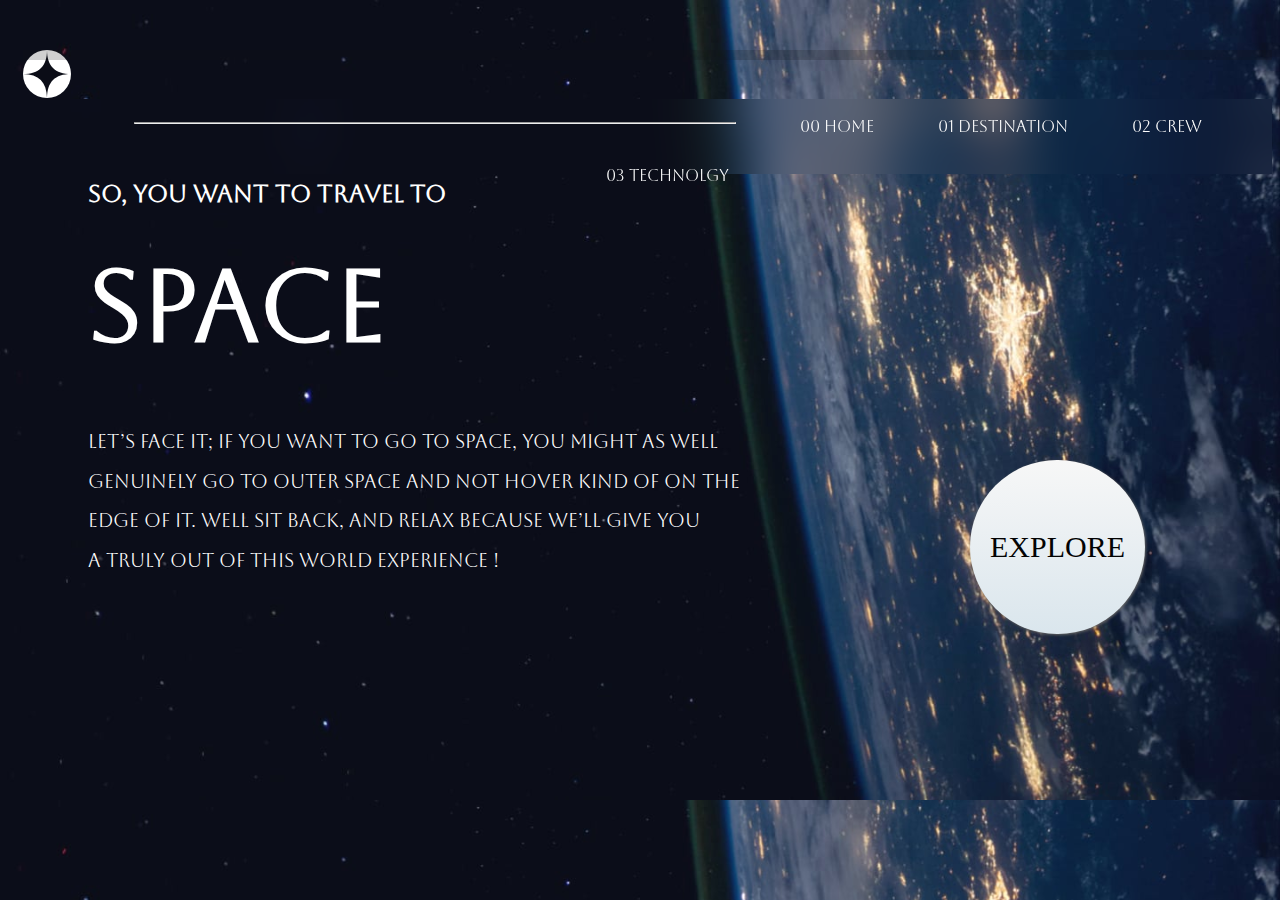
<file: index.html>
<!DOCTYPE html>
<html lang="en">
<head>
  <meta charset="UTF-8">
  <meta name="viewport" content="width=device-width, initial-scale=1.0">

  <link rel="icon" type="image/png" sizes="32x32" href="./assets/favicon-32x32.png">
<link rel="stylesheet" href="css/styles.css">
<link rel="preconnect" href="https://fonts.googleapis.com">
<link rel="preconnect" href="https://fonts.gstatic.com" crossorigin>
<link href="https://fonts.googleapis.com/css2?family=Aboreto&display=swap" rel="stylesheet">
<link rel="preconnect" href="https://fonts.googleapis.com"><link rel="preconnect" href="https://fonts.gstatic.com" crossorigin><link href="https://fonts.googleapis.com/css2?family=Aboreto&display=swap" rel="stylesheet">
  <title>Frontend Mentor | Space tourism website</title>
</head>
<body>
  <div class="header">
  <img class="icon" src="logo.svg" alt="">
  <header>
    <nav>
    <ul style="none" class="topnav">
      <li>
     <hr>
      </li>
      <li>
        <a href="index.html"><div class="dis">00 HOME</div></a>
      </li>
    <li>
       <a href="destination-moon.html"> <div class="dis">01 DESTINATION</div></a>
    </li>
    <li>
      <a href="crew-commander.html"> <div class="dis">02 CREW</div></a>
    </li>
    <li>
    <a href="technology-vehicle.html"><div class="dis">03 TECHNOLGY</div></a>
    </li>
  </ul>
  </nav>
  </header>
</div>
<div class="middle-container">
  <h2> So, you want to travel to</h2>
  <h1>SPACE</h1>
  <h3><div class="text">Let’s face it; if you want to go to space, you might as well</div>
     <h3><div class="text">
       genuinely go to outer space and not hover kind of on the
     </div>
     <h3><div class="text">
       edge of it. Well sit back, and relax because we’ll give you
     </div>
     <h3><div class="text">
       a truly out of this world experience !
     </div>
     </h3>
</div>
<div class="button">
  <a class="btn" href="destination-moon.html">EXPLORE</a>
</div>
</body>
</html>
</file>
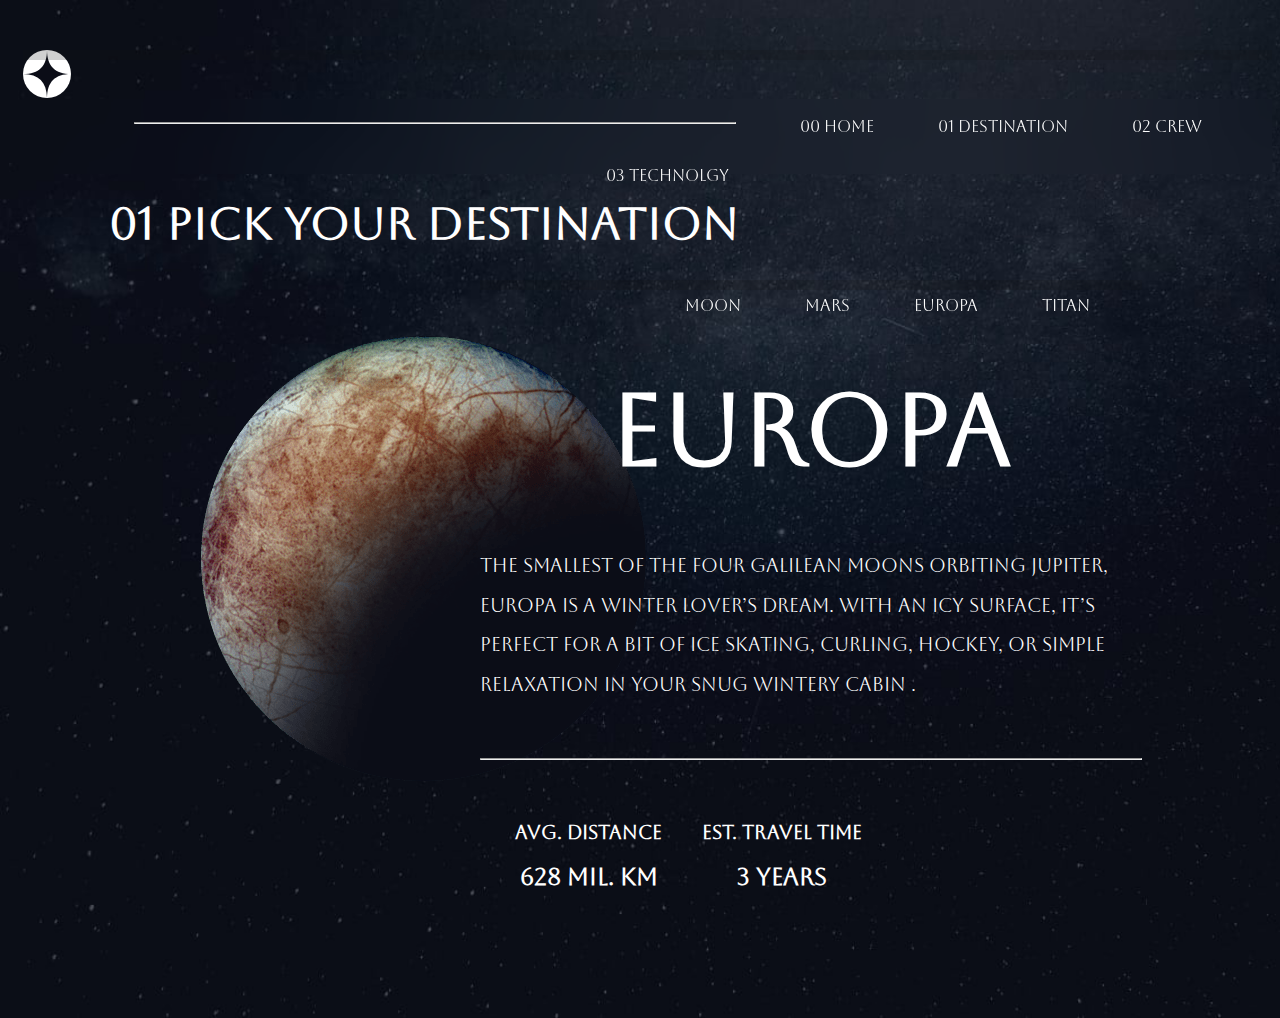
<file: destination-europa.html>
<!DOCTYPE html>
<html lang="en">
<head>
  <meta charset="UTF-8">
  <meta name="viewport" content="width=device-width, initial-scale=1.0">

  <link rel="icon" type="image/png" sizes="32x32" href="./assets/favicon-32x32.png">
<link rel="stylesheet" href="css/styles.css">
<link rel="preconnect" href="https://fonts.googleapis.com">
<link rel="preconnect" href="https://fonts.gstatic.com" crossorigin>
<link href="https://fonts.googleapis.com/css2?family=Aboreto&display=swap" rel="stylesheet">
  <title>Frontend Mentor | Space tourism website</title>
</head>
<body class="about">
  <div class="header">
  <img class="icon" src="logo.svg" alt="">
  <header>
    <nav>
    <ul style="none" class="topnav">
      <li>
     <hr>
      </li>
      <li>
        <a href="index.html"><div class="dis">00 HOME</div></a>
      </li>
    <li>
       <a href="destination-moon.html"> <div class="dis">01 DESTINATION</div></a>
    </li>
    <li>
      <a href="crew-commander.html"> <div class="dis">02 CREW</div></a>
    </li>
    <li>
      <a href="technology-vehicle.html"> <div class="dis">03 TECHNOLGY</div></a>
    </li>
  </ul>
  </nav>
  </header>
</div>
<div class="left-container">
  <h2 class="pick">01 Pick your destination</h2>
  <img class="moon" src="images/europa.png" alt="">
</div>
<div class="right-container1">
  <header>
    <nav>
    <ul style="none" class="topnav1">
      <li>
        <a href="destination-moon.html"><div class="feat">Moon</div></a>
      </li>
    <li>
       <a href="destination-mars.html"> <div class="feat"> Mars</div></a>
    </li>
    <li>
      <a href="destination-europa.html"> <div class="feat">Europa</div></a>
    </li>
    <li>
      <a href="destination-titan.html"> <div class="feat">Titan</div></a>
    </li>
  </ul>
  </nav>
  </header>
  <h1>Europa</h1>

  <div><h3 class="text1">
    The smallest of the four Galilean moons orbiting Jupiter,</div>
    <div><h3 class="text1">Europa is a winter lover’s dream. With an icy surface, it’s </div>
    <div><h3 class="text1">
      perfect for a bit of ice skating, curling, hockey, or simple
    </div>
    <div><h3 class="text1">
      relaxation in your snug wintery cabin .
    </div>
  </h3>
  &nbsp;&nbsp;<br>&nbsp;&nbsp;&nbsp;&nbsp;&nbsp;&nbsp;<hr class="line1">
  <table cellspacing="30">
    <tbody>
            <tr>
                <td class="tt"><h3>Avg. distance</h3>
                    <h2>628 mil. km</h2></td>
                <td class="bt"><h3>Est. travel time</h3>
                    <h2>3 years</h2></td>
            </tr>
  </table>
</div>
</body>
</html>
</file>
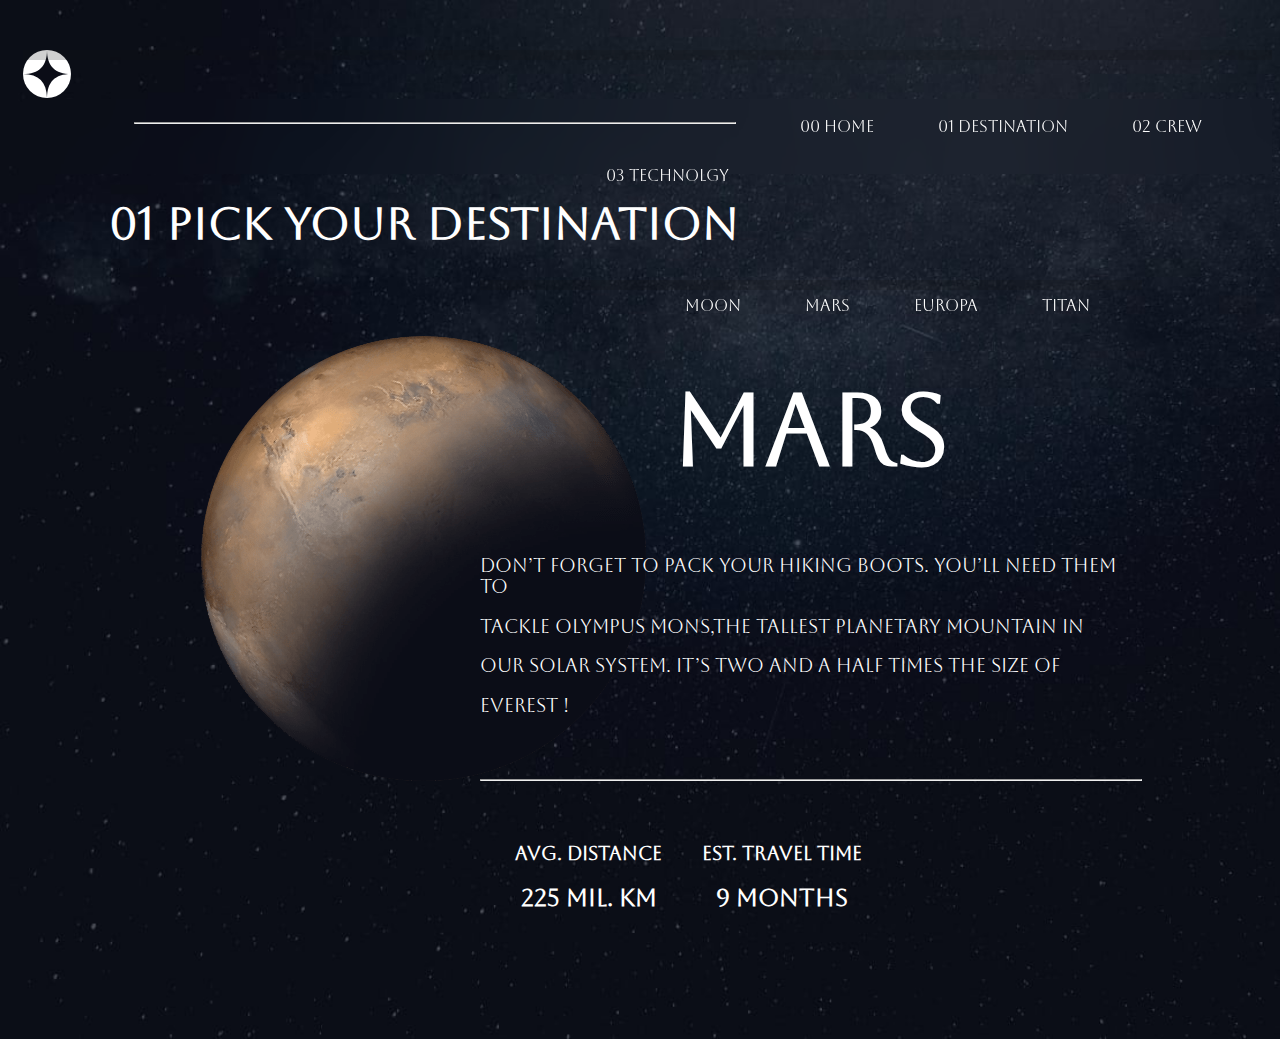
<file: destination-mars.html>
<!DOCTYPE html>
<html lang="en">
<head>
  <meta charset="UTF-8">
  <meta name="viewport" content="width=device-width, initial-scale=1.0">

  <link rel="icon" type="image/png" sizes="32x32" href="./assets/favicon-32x32.png">
<link rel="stylesheet" href="css/styles.css">
<link rel="preconnect" href="https://fonts.googleapis.com">
<link rel="preconnect" href="https://fonts.gstatic.com" crossorigin>
<link href="https://fonts.googleapis.com/css2?family=Aboreto&display=swap" rel="stylesheet">
  <title>Frontend Mentor | Space tourism website</title>
</head>
<body class="about">
  <div class="header">
  <img class="icon" src="logo.svg" alt="">
  <header>
    <nav>
    <ul style="none" class="topnav">
      <li>
     <hr>
      </li>
      <li>
        <a href="index.html"><div class="dis">00 HOME</div></a>
      </li>
    <li>
       <a href="destination-moon.html"> <div class="dis">01 DESTINATION</div></a>
    </li>
    <li>
      <a href="crew-commander.html"> <div class="dis">02 CREW</div></a>
    </li>
    <li>
      <a href="technology-vehicle.html"> <div class="dis">03 TECHNOLGY</div></a>
    </li>
  </ul>
  </nav>
  </header>
</div>
<div class="left-container">
  <h2 class="pick">01 Pick your destination</h2>
  <img class="moon" src="images/mars.png" alt="">
</div>
<div class="right-container1">
  <header>
    <nav>
    <ul style="none" class="topnav1">
      <li>
        <a href="destination-moon.html"><div class="feat">Moon</div></a>
      </li>
    <li>
       <a href="destination-mars.html"> <div class="feat"> Mars</div></a>
    </li>
    <li>
      <a href="destination-europa.html"> <div class="feat">Europa</div></a>
    </li>
    <li>
      <a href="destination-titan.html"> <div class="feat">Titan</div></a>
    </li>
  </ul>
  </nav>
  </header>
<div class="wholemar">
  <h1> Mars</h1>

  <div><h3 class="text1">
    Don’t forget to pack your hiking boots. You’ll need them to</div>
    <div><h3 class="text1">tackle Olympus Mons,the tallest planetary mountain in</div>
    <div><h3 class="text1">
      our solar system. It’s two and a half times the size of
    </div>
    <div><h3 class="text1">
      Everest !
    </div>
  </h3>
  &nbsp;&nbsp;<br>&nbsp;&nbsp;&nbsp;&nbsp;&nbsp;&nbsp;<hr class="line1">
  <table cellspacing="30">
    <tbody>
            <tr>
                <td class="tt"><h3>Avg. distance</h3>
                    <h2>225 mil. km</h2></td>
                <td class="bt"><h3>Est. travel time</h3>
                    <h2>9 months</h2></td>
            </tr>
  </table>
</div>
</div>

</body>
</html>
</file>
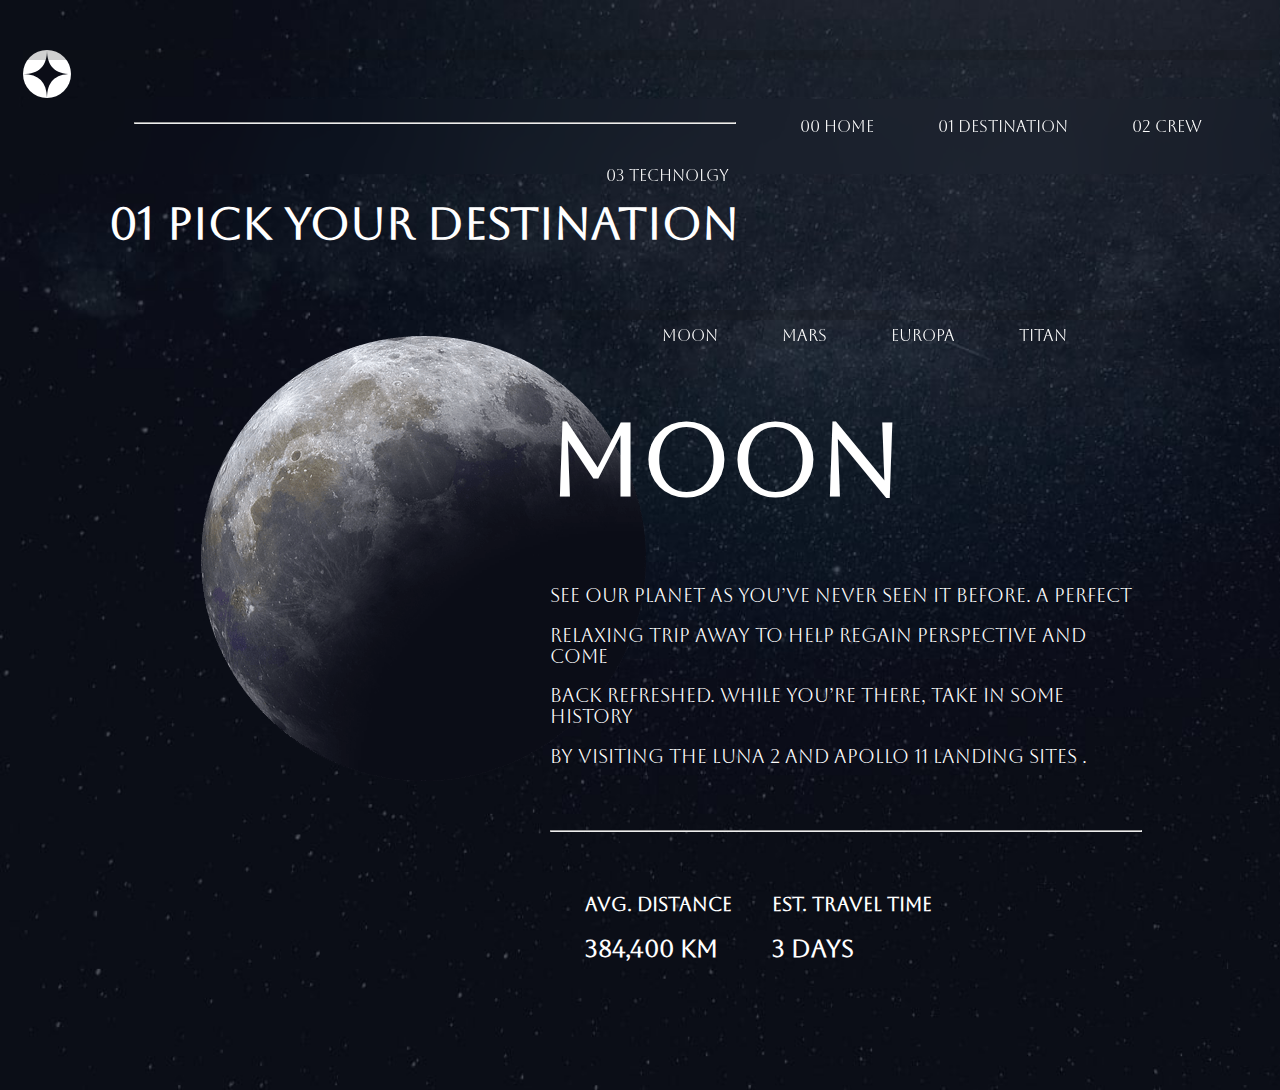
<file: destination-moon.html>
<!DOCTYPE html>
<html lang="en">
<head>
  <meta charset="UTF-8">
  <meta name="viewport" content="width=device-width, initial-scale=1.0">

  <link rel="icon" type="image/png" sizes="32x32" href="./assets/favicon-32x32.png">
<link rel="stylesheet" href="css/styles.css">
<link rel="preconnect" href="https://fonts.googleapis.com">
<link rel="preconnect" href="https://fonts.gstatic.com" crossorigin>
<link href="https://fonts.googleapis.com/css2?family=Aboreto&display=swap" rel="stylesheet">
  <title>Frontend Mentor | Space tourism website</title>
</head>
<body class="about">
  <div class="header">
  <img class="icon" src="logo.svg" alt="">
  <header>
    <nav>
    <ul style="none" class="topnav">
      <li>
     <hr>
      </li>
      <li>
        <a href="index.html"><div class="dis">00 HOME</div></a>
      </li>
    <li>
       <a href="destination-moon.html"> <div class="dis">01 DESTINATION</div></a>
    </li>
    <li>
      <a href="crew-commander.html"> <div class="dis">02 CREW</div></a>
    </li>
    <li>
      <a href="technology-vehicle.html"> <div class="dis">03 TECHNOLGY</div></a>
    </li>
  </ul>
  </nav>
  </header>
</div>
<div class="left-container">
  <h2 class="pick">01 Pick your destination</h2>
  <img class="moon" src="images/moon.png" alt="">
</div>
<div class="right-container">
  <header>
    <nav>
    <ul style="none" class="topnav1">
      <li>
        <a href="destination-moon.html"><div class="feat">Moon</div></a>
      </li>
    <li>
       <a href="destination-mars.html"> <div class="feat">  Mars</div></a>
    </li>
    <li>
      <a href="destination-europa.html"> <div class="feat">Europa</div></a>
    </li>
    <li>
      <a href="destination-titan.html"> <div class="feat">Titan</div></a>
    </li>
  </ul>
  </nav>
  </header>
  <h1>Moon</h1>

  <div><h3 class="text">
    See our planet as you’ve never seen it before. A perfect</div>
    <div><h3 class="text">
      relaxing trip away to help regain perspective and come
    </div>
    <div><h3 class="text">back refreshed. While you’re there, take in some history</div>
    <div><h3 class="text">
      by visiting the Luna 2 and Apollo 11 landing sites .&nbsp;&nbsp;&nbsp;&nbsp;&nbsp;&nbsp;
    </div>
  </h3>
  &nbsp;&nbsp;<br>&nbsp;&nbsp;&nbsp;&nbsp;&nbsp;&nbsp;&nbsp;&nbsp;&nbsp<hr class="line">
  <table cellspacing="30">
    <tbody>
            <tr>
                <td class="tt"><h3>Avg. distance</h3>
                    <h2>384,400 km</h2></td>
                <td class="bt"><h3>Est. travel time</h3>
                    <h2>3 days</h2></td>
            </tr>
  </table>
</div>
</body>
</html>
</file>
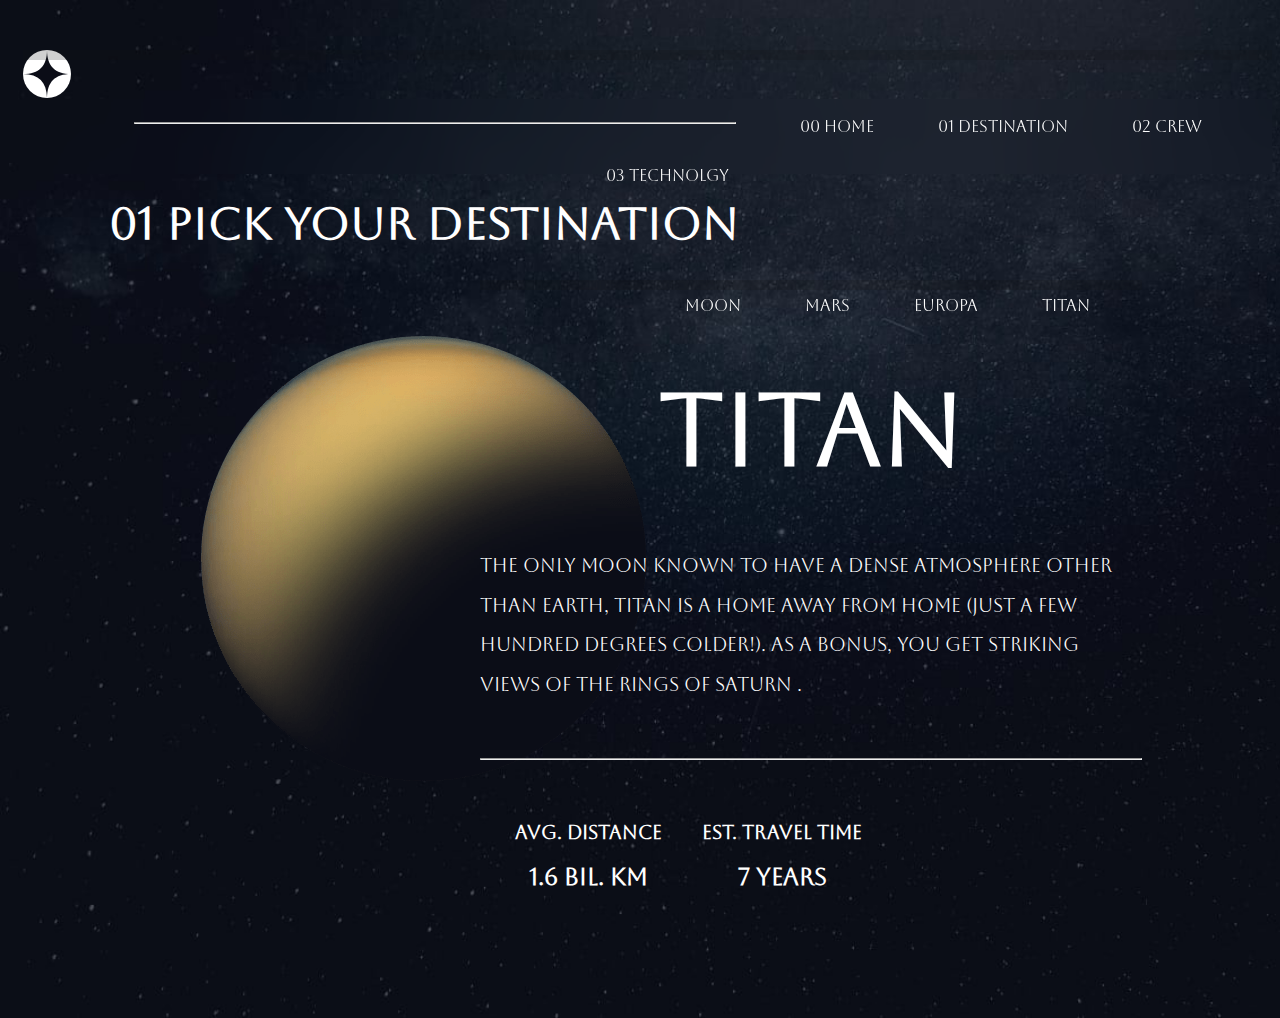
<file: destination-titan.html>
<!DOCTYPE html>
<html lang="en">
<head>
  <meta charset="UTF-8">
  <meta name="viewport" content="width=device-width, initial-scale=1.0">

  <link rel="icon" type="image/png" sizes="32x32" href="./assets/favicon-32x32.png">
<link rel="stylesheet" href="css/styles.css">
<link rel="preconnect" href="https://fonts.googleapis.com">
<link rel="preconnect" href="https://fonts.gstatic.com" crossorigin>
<link href="https://fonts.googleapis.com/css2?family=Aboreto&display=swap" rel="stylesheet">
  <title>Frontend Mentor | Space tourism website</title>
</head>
<body class="about">
  <div class="header">
  <img class="icon" src="logo.svg" alt="">
  <header>
    <nav>
    <ul style="none" class="topnav">
      <li>
     <hr>
      </li>
      <li>
        <a href="index.html"><div class="dis">00 HOME</div></a>
      </li>
    <li>
       <a href="destination-moon.html"> <div class="dis">01 DESTINATION</div></a>
    </li>
    <li>
      <a href="crew-commander.html"> <div class="dis">02 CREW</div></a>
    </li>
    <li>
      <a href="technology-vehicle.html"> <div class="dis">03 TECHNOLGY</div></a>
    </li>
  </ul>
  </nav>
  </header>
</div>
<div class="left-container">
  <h2 class="pick">01 Pick your destination</h2>
  <img class="moon" src="images/titan.png" alt="">
</div>
<div class="right-container1">
  <header>
    <nav>
    <ul style="none" class="topnav1">
      <li>
        <a href="destination-moon.html"><div class="feat">Moon</div></a>
      </li>
    <li>
       <a href="destination-mars.html"> <div class="feat"> Mars</div></a>
    </li>
    <li>
      <a href="destination-europa.html"> <div class="feat">Europa</div></a>
    </li>
    <li>
      <a href="destination-titan.html"> <div class="feat">Titan</div></a>
    </li>
  </ul>
  </nav>
  </header>
  <h1>Titan</h1>
  <div><h3 class="text1">
    The only moon known to have a dense atmosphere other</div>
    <div><h3 class="text1">than Earth, Titan is a home away from home (just a few </div>
      <div><h3 class="text1">
        hundred degrees colder!). As a bonus, you get striking
      </div>
      <div><h3 class="text1">
        views of the Rings of Saturn .
      </div>
    </h3>  &nbsp;&nbsp;<br>&nbsp;&nbsp;&nbsp;&nbsp;&nbsp;&nbsp;<hr class="line1">
      <table cellspacing="30">
        <tbody>
                <tr>
                    <td class="tt"><h3>Avg. distance</h3>
                        <h2>1.6 bil. km</h2></td>
                    <td class="bt"><h3>Est. travel time</h3>
                        <h2>7 years</h2></td>
                </tr>
      </table>
    </div>
</body>
</html>
</file>
<file: css/styles.css>
body{
  background-image: url("../images/background-home-desktop.jpg");
  color: white;
  text-align:center;
  background-size: cover;

}

h1{
  font-family:  'Aboreto',cursive;
  font-size: 100px;
}
h3{
  font-family:  'Aboreto',cursive;
}
.header-right{
  float: right;
}
hr{
  width: 600px;
}
.btn {
  background: #f7f7f7;
  background-image: -webkit-linear-gradient(top, #f7f7f7, #dae6ed);
  background-image: -moz-linear-gradient(top, #f7f7f7, #dae6ed);
  background-image: -ms-linear-gradient(top, #f7f7f7, #dae6ed);
  background-image: -o-linear-gradient(top, #f7f7f7, #dae6ed);
  background-image: linear-gradient(to bottom, #f7f7f7, #dae6ed);
  -webkit-border-radius: 170;
  -moz-border-radius: 170;
  border-radius: 170px;
  -webkit-box-shadow: 1px 1px 3px #666666;
  -moz-box-shadow: 1px 1px 3px #666666;
  box-shadow: 1px 1px 3px #666666;
  font-family: Georgia;
  color: #030303;
  font-size: 30px;
  padding: 70px 20px 70px 20px;
  border: solid #1f628d 0px;
  text-decoration: none;
}

.btn:hover {
  background: #ebf4fa;
  background-image: -webkit-linear-gradient(top, #ebf4fa, #e2eaf0);
  background-image: -moz-linear-gradient(top, #ebf4fa, #e2eaf0);
  background-image: -ms-linear-gradient(top, #ebf4fa, #e2eaf0);
  background-image: -o-linear-gradient(top, #ebf4fa, #e2eaf0);
  background-image: linear-gradient(to bottom, #ebf4fa, #e2eaf0);
  text-decoration: none;
}
.icon{
  float: left;
}
.middle-container{
  position: absolute;
  padding-top: 100px;
  padding-left: 80px;
  text-align: left;
}
.btn{
  float:right;
  text-align: right;
  position: absolute;
}
.button{
  padding-top: 400px;
  padding-left: 660px;
}
ul{
  width: auto;
  float: right;
  margin-top: 1px;
  font-family: 'Aboreto',cursive;
  background: hsl( var(--clr-white) / 0.05);
   backdrop-filter: blur(1.5rem);
   height: 75px;

}
.topnav :hover {
  border-bottom: 3px solid white;
  text-decoration: none;
}

.topnav .active {
  border-bottom: 3px solid white;
  text-decoration: none;
}
li{
  display: inline-block;
  padding: 15px 30px;
}
.header{
  margin-top: 50px;
  padding-left: 15px;
}
nav{
  position: -webkit-sticky;
    position: sticky;
    top: 0;
    left: 0;
    right: 0;
    height: 10px;
    z-index: 1;
    background-color: rgba(20, 20, 20, 0.2);
}
/*.btn:hover {
  border: 2px solid;
  box-shadow: inset 0 0 20px rgba(255, 255, 255, .5), 0 0 20px rgba(255, 255, 255, .2);
  outline-color: white;
  outline-offset: 10px;
  text-shadow: 1px 1px 2px #427388;
*/


.btn:before {
    content: '';
    background: linear-gradient(45deg, #ff0000, #ff7300, #fffb00, #48ff00, #00ffd5, #002bff, #7a00ff, #ff00c8, #ff0000);
    position: absolute;
    top: -2px;
    left:-2px;
    background-size: 400%;
    z-index: -1;
    filter: blur(3px);
    width: calc(100% + 4px);
    height: calc(100% + 4px);
    animation: glowing 20s linear infinite;
    opacity: 0;
    transition: opacity .3s ease-in-out;
    border-radius: 90px;
}

.btn:active {
    color: #000
}

.btn:active:after {
    background: transparent;
}

.btn:hover:before {
    opacity: 1;
}

.btn:after {
    z-index: -1;
    content: '';
    position: absolute;
    width: 100%;
    height: 100%;
    left: 0;
    top: 0;
    border-radius: 10px;
}
a{
  color: white;
  text-decoration: none;
}
.dis{
  pointer-events: none;
}
.about{
  background-image: url("../images/background2.jpg");
}
.left-container{
  float: left;
  padding-left: 100px;
  padding-top: 100px;
  font-size: 30px;
position: absolute;
}
.feat{
  pointer-events: none;
}
.topnav1{
  -webkit-backdrop-filter: none;
      backdrop-filter: none;
}
.topnav1 :hover {
  border-bottom: 3px solid white;
  text-decoration: none;
}

.topnav1 .active {
  border-bottom: 3px solid white;
  text-decoration: none;
}
.right-container{
  float: right;
  padding-left: 600px;
  padding-right: 130px;
  padding-bottom: 100px;
  padding-top: 120px;
  position: relative;

text-align: left;
text-indent: inherit;
}

.topnav1{
  width: 510px ;
}
.moon{
  padding-top: 100px;
}
.pick{
  padding-left: 1px;
}
.line{
  width: 590px;
}
h2{
  font-family:'Aboreto',cursive;
  height: 1px;
  weight:lighter;
}
td{
  padding: 5px;
}
.right-container1{
  float: right;
  padding-left: 650px;
  padding-right: 130px;
  padding-bottom: 100px;
  padding-top: 90px;
  position: relative;
}
.text1{
  text-align: left;
  font-weight: normal;

}
.line1{
  width: 660px;
}
.about1{
  background-image: url("../images/background3.jpg");
  background-size: cover;
}
.pick1{
  font-size: 40px;
  text-align: left;
  padding-top: 120px;
  font-weight: lighter;
  font-weight: lighter;
}
.comm{
  font-size: 60px;
  text-align: left;
  padding-top:10px;
}
.left-container2{
  float: left;
  padding-left: 110px;
  padding-right: 650px;
  padding-bottom: 10px;
  padding-top: 20px;
  position: relative;
}
.pick2{
  font-size: 43px;
  text-align: left;
}
.right-container2{
  float: right;
  padding-right: 130px;
  padding-left: 850px;
  padding-bottom: 10px;
  padding-top: 200px;
position: absolute;
}
.topnav3{
  float: left;
  padding-left: 0px;
}
.ws{
  width: 700px;
}
.yz{
  width:660px;
  float: left;
}
.right-container3{
  float: right;
  padding-right: 130px;
  padding-left: 870px;
  padding-bottom: 10px;
  padding-top: 250px;
position: absolute;
}
.right-container4{
  float: right;
  padding-right: 130px;
  padding-left: 800px;
  padding-bottom: 10px;
  padding-top: 290px;
position: absolute;
}

.left-container3{
  float: left;
  padding-left: 90px;
  padding-right: 640px;
  padding-bottom: 10px;
  padding-top: 20px;
  position: relative;
}
.right-container5{
  float: right;
  padding-right: 10px;
  padding-left: 790px;
  padding-bottom: 1px;
  padding-top: 270px;
position: absolute;
}
.moon2{
  float: right;
}
.text2{
  float: right;
}
.about2{
  background-image: url("../images/background4.jpg");
  background-size: cover;
}
.left-container6{
float: left;
padding-right: 10px;
padding-left: 10px;
padding-bottom: 10px;
padding-top: 200px;
position: absolute;
}
.btn3 {
  -webkit-border-radius: 60;
  -moz-border-radius: 60;
  border-radius: 60px;
  font-family: Arial;
  color: #0f020f;
  font-size: 31px;
  padding: 26px 35px 32px 36px;
  border: solid #f0f3f5 2px;
  text-decoration: none;
}

.btn3:hover {
  background: #ffffff;
  background-image: -webkit-linear-gradient(top, #ffffff, #fcfcfc);
  background-image: -moz-linear-gradient(top, #ffffff, #fcfcfc);
  background-image: -ms-linear-gradient(top, #ffffff, #fcfcfc);
  background-image: -o-linear-gradient(top, #ffffff, #fcfcfc);
  background-image: linear-gradient(to bottom, #ffffff, #fcfcfc);
  text-decoration: none;
}
.vertical-menu a {
   /* Grey background color */
  color: white; /* Black text color */
  display: block; /* Make the links appear below each other */
  text-decoration: none; /* Remove underline from links */
}

.vertical-menu a:hover {
  background-color: Black; /* Dark grey background on mouse-over */
}

.vertical-menu a.active {
  background-color: #04AA6D; /* Add a green color to the "active/current" link */
  color: Black;
}
.right-container6{
  float: right;
  padding-right: 10px;
  padding-left: 15px;
  padding-bottom: 10px;
  padding-top: 40px;
  position: relative;
  }


.left-container7{
  float: left;
  padding-left: 120px;
  padding-right: 350px;
  padding-bottom: 30px;
  padding-top: 50px;
  position: absolute;
}
.left-container6{
  float: left;
  padding-left: 1px;
  padding-right: 10px;
  padding-top: 120px;
  padding-bottom: 1px;
  position: relative;
}
.right-container7{
  float: right;
  padding-right: 10px;
  padding-left: 800px;
  padding-bottom: 30px;
  padding-top: 170px;
position: relative;
}
.pick3{
  font-size: 20px;
  text-align: left;
  padding-top: 120px;
  font-weight: lighter;
  font-weight: lighter;
  display:flex;
}
.text{
  font-weight:normal;
}
.pick1{
  color: #748B9C;
}
</file>
